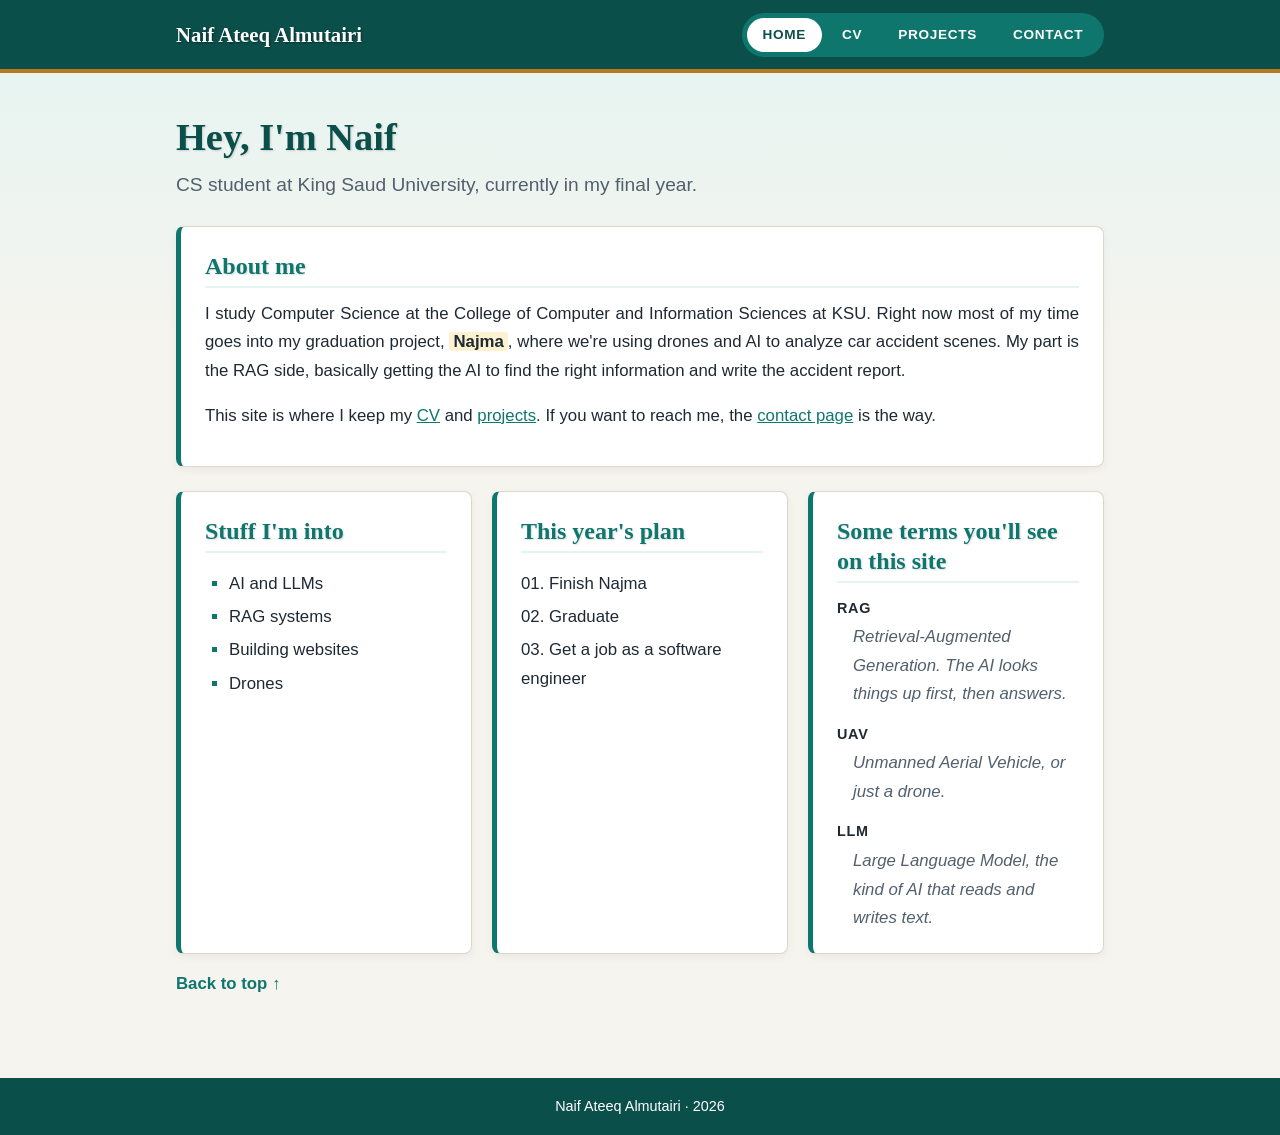
<file: index.html>
<!DOCTYPE html>
<html lang="en">
<head>
  <meta charset="UTF-8">
  <meta name="viewport" content="width=device-width, initial-scale=1.0">
  <title>Naif Ateeq Almutairi</title>
  <link rel="stylesheet" href="styles.css">
</head>
<body>
  <a class="skip" href="#content">Skip to content</a>

  <header role="banner" id="top">
    <div class="topbar">
      <a class="name" href="index.html">Naif Ateeq Almutairi</a>
      <nav role="navigation" aria-label="Main menu">
        <ul>
          <li><a href="index.html" aria-current="page">Home</a></li>
          <li><a href="cv.html">CV</a></li>
          <li><a href="projects.html">Projects</a></li>
          <li><a href="contact.html">Contact</a></li>
        </ul>
      </nav>
    </div>
  </header>

  <main id="content" role="main">
    <h1>Hey, I'm Naif</h1>
    <p id="intro">CS student at King Saud University, currently in my final year.</p>

    <section aria-labelledby="about">
      <h2 id="about">About me</h2>
      <p>
        I study Computer Science at the College of Computer and Information Sciences at KSU.
        Right now most of my time goes into my graduation project, <span class="highlight">Najma</span>,
        where we're using drones and AI to analyze car accident scenes. My part is the RAG side,
        basically getting the AI to find the right information and write the accident report.
      </p>
      <p>
        This site is where I keep my <a href="cv.html">CV</a> and <a href="projects.html">projects</a>.
        If you want to reach me, the <a href="contact.html">contact page</a> is the way.
      </p>
    </section>

    <div class="cards">
    <section aria-labelledby="interests">
      <h2 id="interests">Stuff I'm into</h2>
      <ul>
        <li>AI and LLMs</li>
        <li>RAG systems</li>
        <li>Building websites</li>
        <li>Drones</li>
      </ul>
    </section>

    <section aria-labelledby="goals">
      <h2 id="goals">This year's plan</h2>
      <ol>
        <li>Finish Najma</li>
        <li>Graduate</li>
        <li>Get a job as a software engineer</li>
      </ol>
    </section>

    <section aria-labelledby="words">
      <h2 id="words">Some terms you'll see on this site</h2>
      <dl>
        <dt>RAG</dt>
        <dd>Retrieval-Augmented Generation. The AI looks things up first, then answers.</dd>
        <dt>UAV</dt>
        <dd>Unmanned Aerial Vehicle, or just a drone.</dd>
        <dt>LLM</dt>
        <dd>Large Language Model, the kind of AI that reads and writes text.</dd>
      </dl>
    </section>

    </div>

    <a class="top-link" href="#top">Back to top ↑</a>
  </main>

  <footer class="bottom" role="contentinfo">
    <p>Naif Ateeq Almutairi · 2026</p>
  </footer>
</body>
</html>
</file>
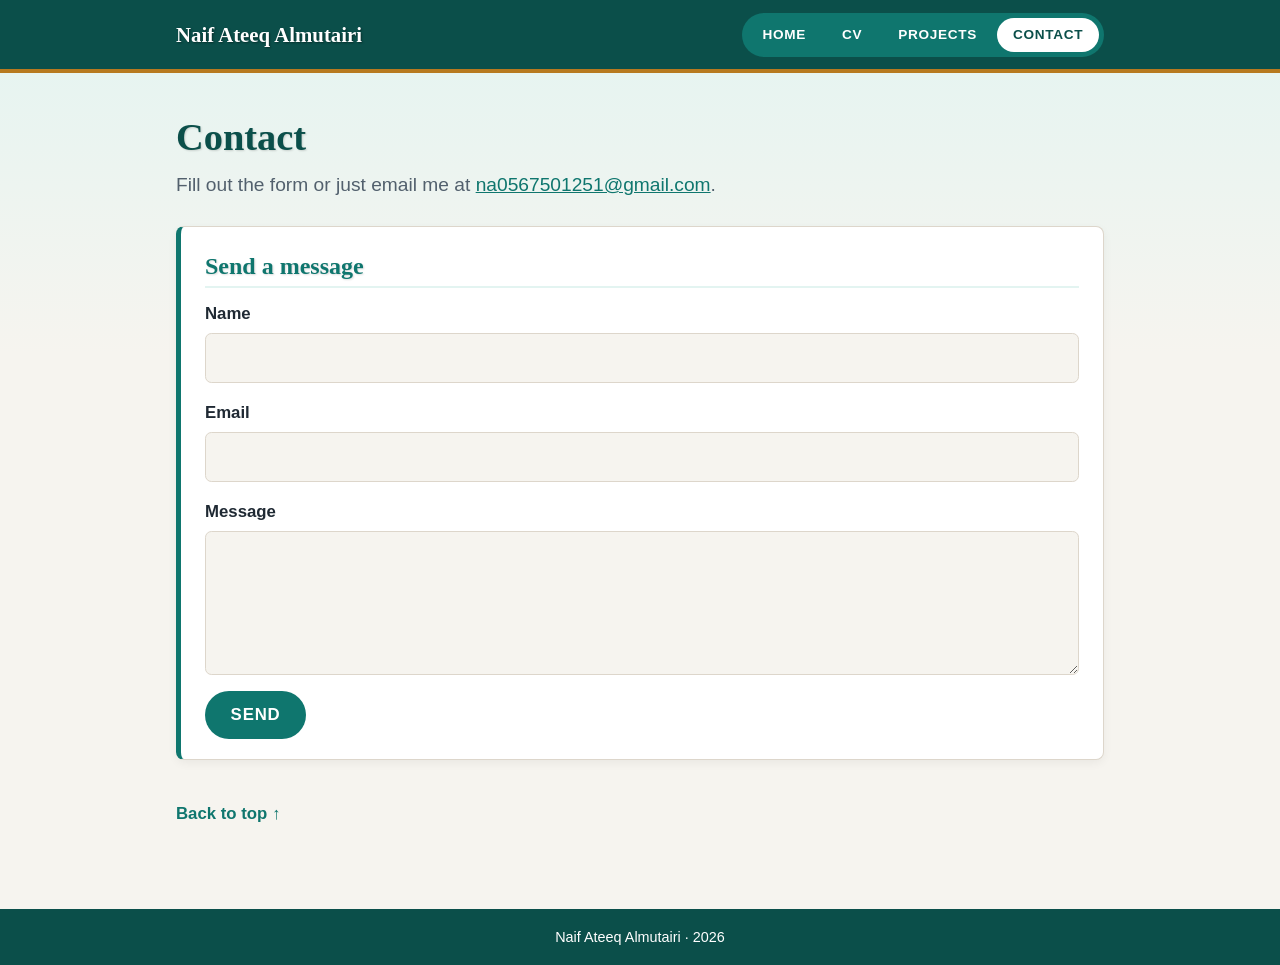
<file: contact.html>
<!DOCTYPE html>
<html lang="en">
<head>
  <meta charset="UTF-8">
  <meta name="viewport" content="width=device-width, initial-scale=1.0">
  <title>Contact - Naif Ateeq Almutairi</title>
  <link rel="stylesheet" href="styles.css">
</head>
<body>
  <a class="skip" href="#content">Skip to content</a>

  <header role="banner" id="top">
    <div class="topbar">
      <a class="name" href="index.html">Naif Ateeq Almutairi</a>
      <nav role="navigation" aria-label="Main menu">
        <ul>
          <li><a href="index.html">Home</a></li>
          <li><a href="cv.html">CV</a></li>
          <li><a href="projects.html">Projects</a></li>
          <li><a href="contact.html" aria-current="page">Contact</a></li>
        </ul>
      </nav>
    </div>
  </header>

  <main id="content" role="main">
    <h1>Contact</h1>
    <p id="intro">
      Fill out the form or just email me at
      <a href="mailto:na0567501251@gmail.com?subject=Hi%20Naif">na0567501251@gmail.com</a>.
    </p>

    <section aria-labelledby="msg">
      <h2 id="msg">Send a message</h2>
      <form action="mailto:na0567501251@gmail.com" method="post" enctype="text/plain" aria-labelledby="msg">
        <label for="name">Name
          <input type="text" id="name" name="name" required>
        </label>
        <label for="email">Email
          <input type="email" id="email" name="email" required>
        </label>
        <label for="message">Message
          <textarea id="message" name="message" required></textarea>
        </label>
        <button type="submit">Send</button>
      </form>
    </section>

    <a class="top-link" href="#top">Back to top ↑</a>
  </main>

  <footer class="bottom" role="contentinfo">
    <p>Naif Ateeq Almutairi · 2026</p>
  </footer>
</body>
</html>
</file>
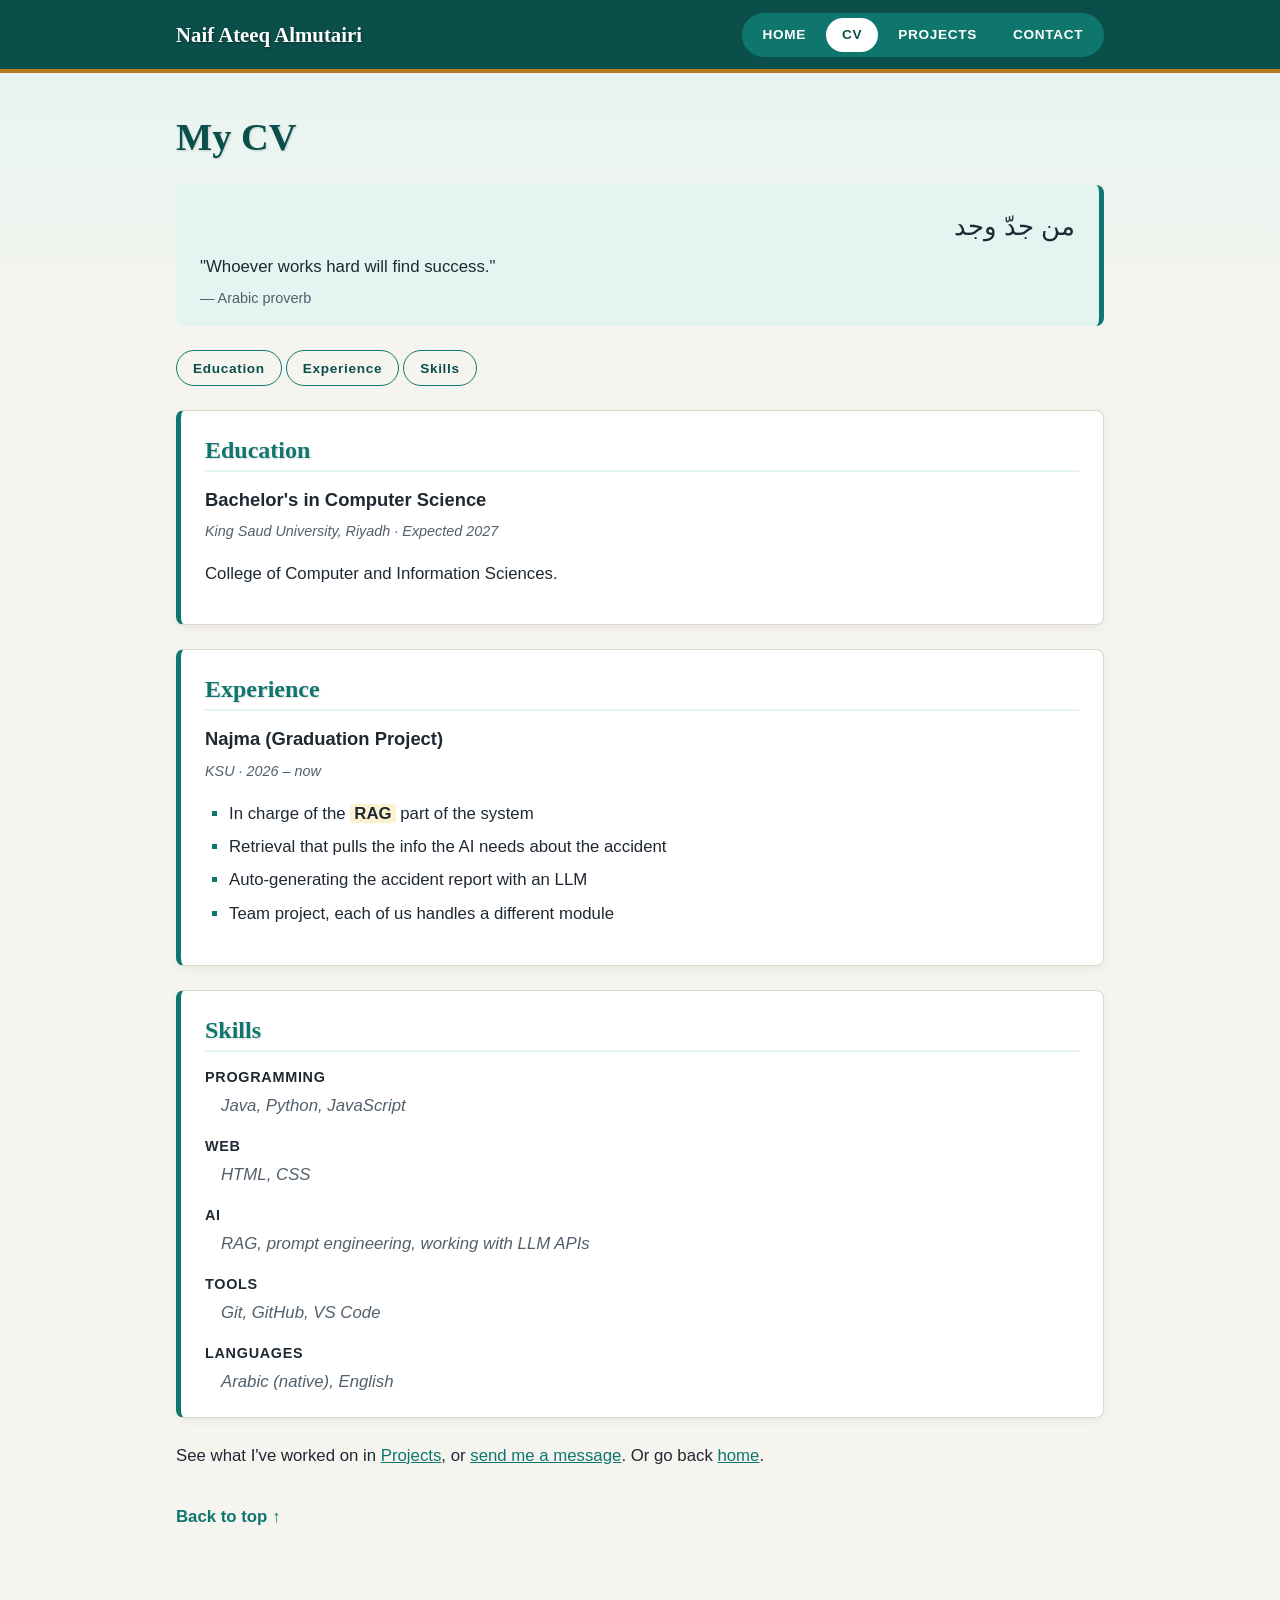
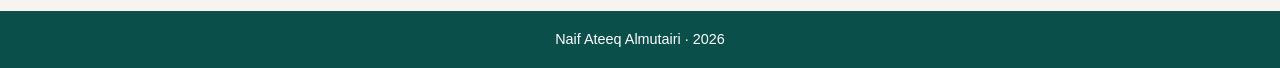
<file: cv.html>
<!DOCTYPE html>
<html lang="en">
<head>
  <meta charset="UTF-8">
  <meta name="viewport" content="width=device-width, initial-scale=1.0">
  <title>CV - Naif Ateeq Almutairi</title>
  <link rel="stylesheet" href="styles.css">
</head>
<body>
  <a class="skip" href="#content">Skip to content</a>

  <header role="banner" id="top">
    <div class="topbar">
      <a class="name" href="index.html">Naif Ateeq Almutairi</a>
      <nav role="navigation" aria-label="Main menu">
        <ul>
          <li><a href="index.html">Home</a></li>
          <li><a href="cv.html" aria-current="page">CV</a></li>
          <li><a href="projects.html">Projects</a></li>
          <li><a href="contact.html">Contact</a></li>
        </ul>
      </nav>
    </div>
  </header>

  <main id="content" role="main">
    <h1>My CV</h1>

    <blockquote id="top-quote">
      <p class="arabic" lang="ar">من جدّ وجد</p>
      <p>"Whoever works hard will find success."</p>
      <footer>— Arabic proverb</footer>
    </blockquote>

    <nav class="jump" aria-label="Jump to section">
      <ul>
        <li><a href="#education">Education</a></li>
        <li><a href="#experience">Experience</a></li>
        <li><a href="#skills">Skills</a></li>
      </ul>
    </nav>

    <article class="cv" aria-label="Curriculum vitae">
      <section id="education" aria-labelledby="edu">
        <h2 id="edu">Education</h2>
        <article>
          <h3>Bachelor's in Computer Science</h3>
          <p class="date">King Saud University, Riyadh · <time datetime="2027">Expected 2027</time></p>
          <p>College of Computer and Information Sciences.</p>
        </article>
      </section>

      <section id="experience" aria-labelledby="exp">
        <h2 id="exp">Experience</h2>
        <article>
          <h3>Najma (Graduation Project)</h3>
          <p class="date">KSU · <time datetime="2026">2026</time> – now</p>
          <ul>
            <li>In charge of the <span class="highlight">RAG</span> part of the system</li>
            <li>Retrieval that pulls the info the AI needs about the accident</li>
            <li>Auto-generating the accident report with an LLM</li>
            <li>Team project, each of us handles a different module</li>
          </ul>
        </article>
      </section>

      <section id="skills" aria-labelledby="sk">
        <h2 id="sk">Skills</h2>
        <dl>
          <dt>Programming</dt>
          <dd>Java, Python, JavaScript</dd>
          <dt>Web</dt>
          <dd>HTML, CSS</dd>
          <dt>AI</dt>
          <dd>RAG, prompt engineering, working with LLM APIs</dd>
          <dt>Tools</dt>
          <dd>Git, GitHub, VS Code</dd>
          <dt>Languages</dt>
          <dd>Arabic (native), English</dd>
        </dl>
      </section>
    </article>

    <p>
      See what I've worked on in <a href="projects.html">Projects</a>,
      or <a href="contact.html">send me a message</a>.
      Or go back <a href="index.html">home</a>.
    </p>

    <a class="top-link" href="#top">Back to top ↑</a>
  </main>

  <footer class="bottom" role="contentinfo">
    <p>Naif Ateeq Almutairi · 2026</p>
  </footer>
</body>
</html>
</file>
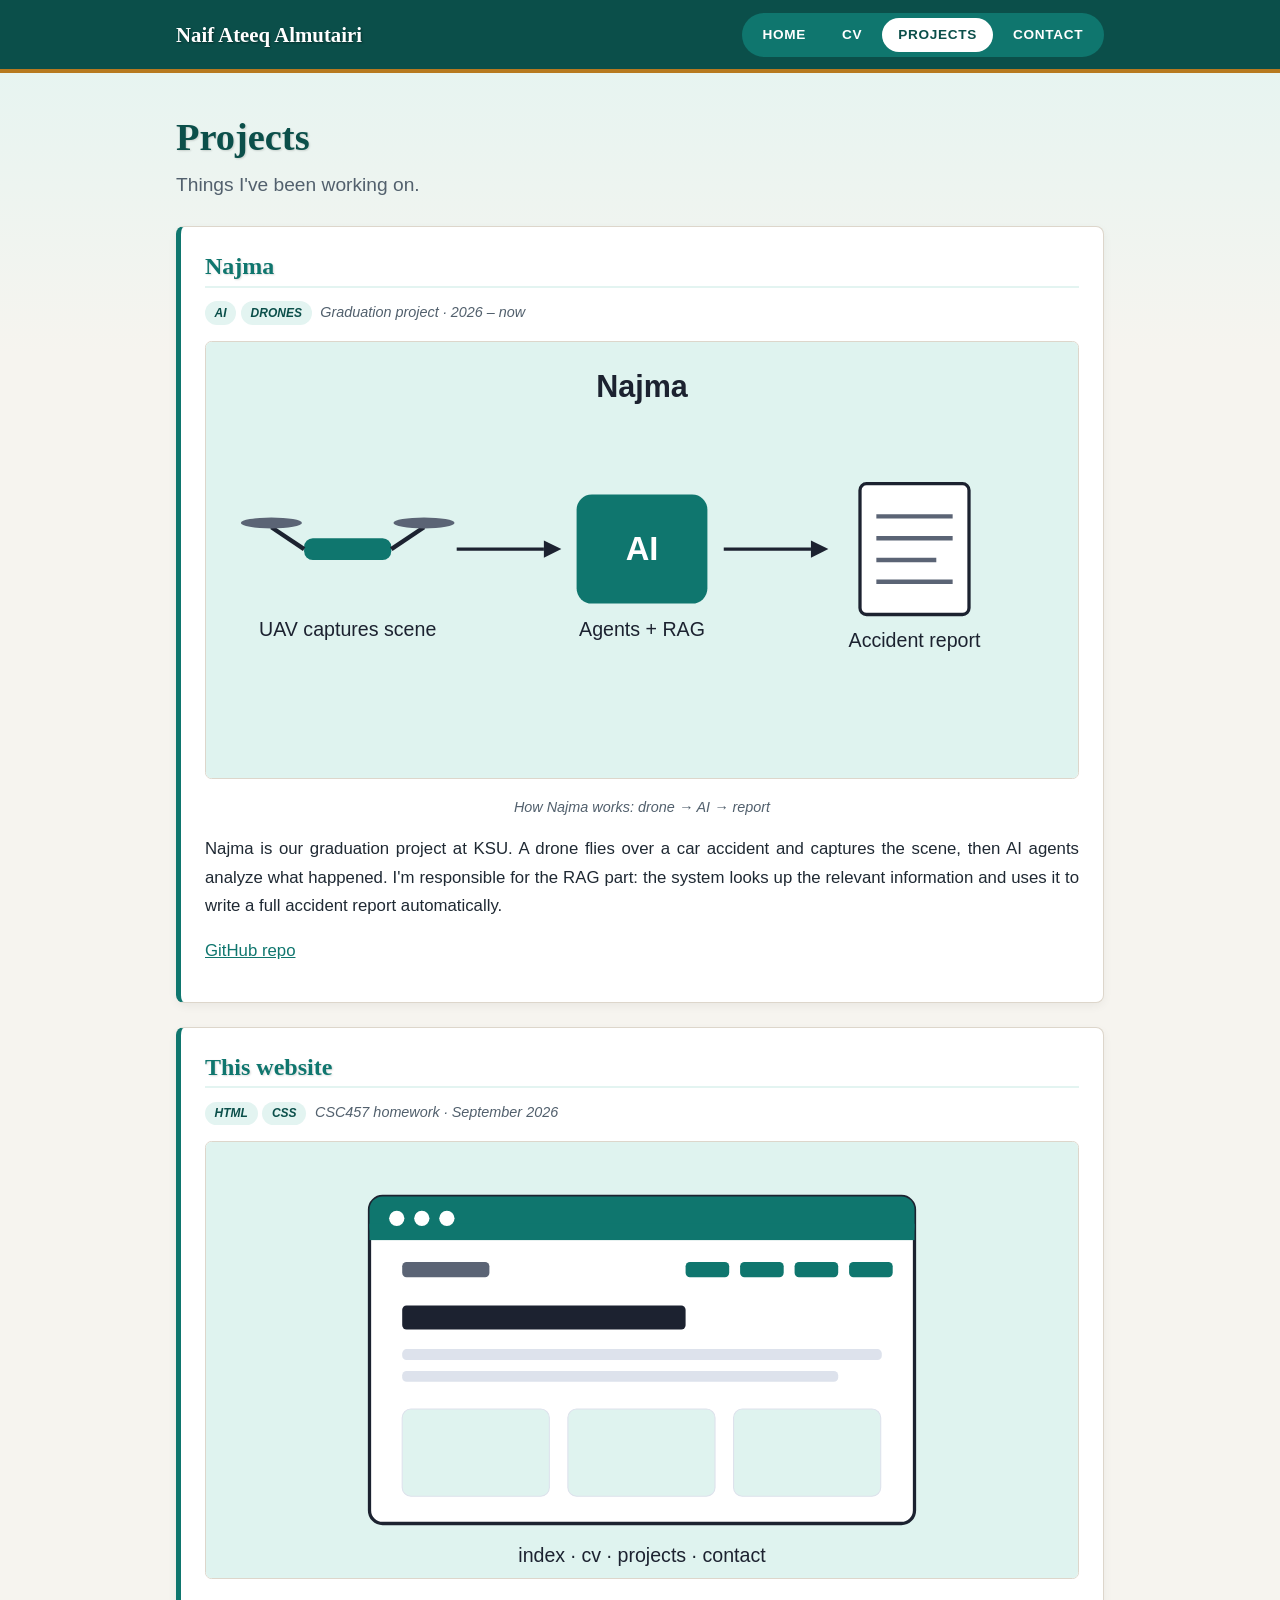
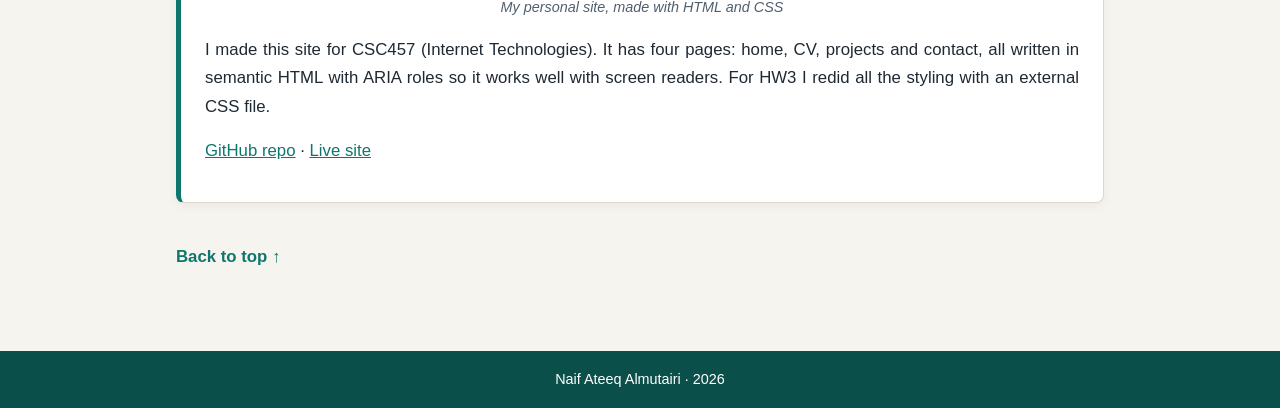
<file: projects.html>
<!DOCTYPE html>
<html lang="en">
<head>
  <meta charset="UTF-8">
  <meta name="viewport" content="width=device-width, initial-scale=1.0">
  <title>Projects - Naif Ateeq Almutairi</title>
  <link rel="stylesheet" href="styles.css">
</head>
<body>
  <a class="skip" href="#content">Skip to content</a>

  <header role="banner" id="top">
    <div class="topbar">
      <a class="name" href="index.html">Naif Ateeq Almutairi</a>
      <nav role="navigation" aria-label="Main menu">
        <ul>
          <li><a href="index.html">Home</a></li>
          <li><a href="cv.html">CV</a></li>
          <li><a href="projects.html" aria-current="page">Projects</a></li>
          <li><a href="contact.html">Contact</a></li>
        </ul>
      </nav>
    </div>
  </header>

  <main id="content" role="main">
    <h1>Projects</h1>
    <p id="intro">Things I've been working on.</p>

    <article aria-labelledby="najma">
      <h2 id="najma">Najma</h2>
      <p class="date"><span class="tag">AI</span><span class="tag">Drones</span> Graduation project · <time datetime="2026">2026</time> – now</p>
      <figure>
        <img src="images/najma.svg" alt="Drone sends accident scene data to the AI, which writes a report" width="800" height="400">
        <figcaption>How Najma works: drone → AI → report</figcaption>
      </figure>
      <p>
        Najma is our graduation project at KSU. A drone flies over a car accident and captures the
        scene, then AI agents analyze what happened. I'm responsible for the RAG part: the system
        looks up the relevant information and uses it to write a full accident report automatically.
      </p>
      <p><a href="https://github.com/majedco03/Najma" target="_blank" rel="noopener">GitHub repo</a></p>
    </article>

    <article aria-labelledby="site">
      <h2 id="site">This website</h2>
      <p class="date"><span class="tag">HTML</span><span class="tag">CSS</span> CSC457 homework · <time datetime="2026-09-30">September 2026</time></p>
      <figure>
        <img src="images/portfolio.svg" alt="Sketch of this website's layout in a browser window" width="800" height="400">
        <figcaption>My personal site, made with HTML and CSS</figcaption>
      </figure>
      <p>
        I made this site for CSC457 (Internet Technologies). It has four pages: home, CV, projects
        and contact, all written in semantic HTML with ARIA roles so it works well with screen readers.
        For HW3 I redid all the styling with an external CSS file.
      </p>
      <p>
        <a href="https://github.com/naifalmutairi1/HW3" target="_blank" rel="noopener">GitHub repo</a> ·
        <a href="https://hw3.naifalmutairi.me">Live site</a>
      </p>
    </article>

    <a class="top-link" href="#top">Back to top ↑</a>
  </main>

  <footer class="bottom" role="contentinfo">
    <p>Naif Ateeq Almutairi · 2026</p>
  </footer>
</body>
</html>
</file>
<file: styles.css>
/* ===========================
   styles.css - Naif's website
   CSC457 HW3
   =========================== */

/* colors I use everywhere */
:root {
  --bg: #f6f4ef;
  --card: #ffffff;
  --text: #1f2933;
  --soft: #52606d;
  --main: #0f766e;
  --main-dark: #0b4f4a;
  --light: #e3f4f1;
  --line: #ddd6cb;
  --gold: #b7791f;
}

/* ---------- base ---------- */

* {
  box-sizing: border-box;
}

html {
  font-size: 100%;           /* 1rem = 16px */
  scroll-behavior: smooth;
}

/* body styles get inherited by everything inside it (font, color, line-height) */
body {
  margin: 0;
  font-family: "Segoe UI", Tahoma, Arial, sans-serif;
  font-size: 1.05rem;
  line-height: 1.7;
  color: var(--text);
  background-color: var(--bg);
  background-image: linear-gradient(180deg, var(--light) 0, var(--bg) 22rem);
  background-repeat: no-repeat;
  min-height: 100vh;
}

/* ---------- element selectors ---------- */

h1,
h2 {
  font-family: Georgia, "Times New Roman", serif;
  line-height: 1.25;
  text-shadow: 1px 1px 2px rgba(0, 0, 0, 0.15);
}

h1 {
  font-size: 2.4rem;
  font-weight: 700;
  color: var(--main-dark);
  margin: 1rem 0 0.5rem;
}

h2 {
  font-size: 1.5rem;
  font-weight: 600;
  color: var(--main);
  margin: 0.25rem 0 0.75rem;
  padding-bottom: 0.3rem;
  border-bottom: 2px solid var(--light);
}

h3 {
  font-size: 1.15rem;
  margin: 0.5rem 0 0.25rem;
}

p {
  margin: 0 0 1rem;
  text-align: justify;
}

ul {
  list-style-type: square;
  list-style-position: outside;
  padding-left: 1.5rem;
}

ol {
  list-style-type: decimal-leading-zero;
  list-style-position: inside;
  padding-left: 0;
}

li {
  margin-bottom: 0.3rem;
}

ul li::marker {
  color: var(--main);
}

dl {
  margin: 0;
}

dt {
  font-weight: 700;
  text-transform: uppercase;
  letter-spacing: 0.05em;
  font-size: 0.9rem;
  margin-top: 0.8rem;
}

dd {
  margin: 0.2rem 0 0 1rem;
  color: var(--soft);
  font-style: italic;
}

/* rule order test: this makes all links teal...  */
a {
  color: var(--main);
  text-decoration: underline;
}

/* ...but this comes after it, so hovered links turn gold */
a:hover {
  color: var(--gold);
}

/* ---------- header + nav ---------- */

header {
  background-color: var(--main-dark);
  border-bottom: 0.3rem solid var(--gold);
}

.topbar {
  max-width: 60rem;
  margin: 0 auto;
  padding: 0.8rem 1rem;
  display: flex;
  flex-wrap: wrap;
  align-items: center;
  justify-content: space-between;
  gap: 0.5rem;
}

.name {
  font-family: Georgia, serif;
  font-size: 1.3rem;
  font-weight: 700;
  color: #ffffff;
  text-decoration: none;
  text-shadow: 1px 1px 2px rgba(0, 0, 0, 0.4);
}

nav {
  background-color: var(--main);
  padding: 0.3rem;
  border-radius: 2rem;
}

nav ul {
  list-style-type: none;
  display: flex;
  flex-wrap: wrap;
  gap: 0.25rem;
  margin: 0;
  padding: 0;
}

nav li {
  margin: 0;
}

/* descendant selector: only links inside nav */
nav a {
  display: block;
  padding: 0.35rem 1rem;
  color: #ffffff;
  text-decoration: none;
  text-transform: uppercase;
  font-size: 0.85rem;
  font-weight: 600;
  letter-spacing: 0.05em;
  border-radius: 2rem;
}

nav a:hover {
  background-color: var(--main-dark);
  color: #ffffff;
}

/* this beats "nav a" because it's more specific */
nav a[aria-current="page"] {
  background-color: #ffffff;
  color: var(--main-dark);
}

/* jump links on the CV page are a nav too, but lighter */
.jump {
  background-color: transparent;
  padding: 0;
  margin: 1rem 0;
}

.jump a {
  color: var(--main-dark);
  border: 1px solid var(--main);
  text-transform: capitalize;
}

.jump a:hover {
  background-color: var(--light);
  color: var(--main-dark);
}

/* ---------- layout / box model ---------- */

main {
  width: 90vw;
  max-width: 60rem;
  margin: 0 auto;
  padding: 1.5rem 1rem 3rem;
}

section,
main > article {
  background-color: var(--card);
  border: 1px solid var(--line);
  border-left: 0.35rem solid var(--main);
  border-radius: 0.5rem;
  padding: 1.25rem 1.5rem;
  margin: 1.5rem 0;
  box-shadow: 0 0.2rem 0.6rem rgba(0, 0, 0, 0.05);
}

/* the 3 small cards on the home page get the same height */
.cards {
  display: grid;
  grid-template-columns: repeat(auto-fit, minmax(16rem, 1fr));
  gap: 1.25rem;
}

.cards section {
  margin: 0;
  min-height: 14rem;
}

section article {
  margin-bottom: 1rem;
}

/* the CV wrapper is just a container, so no box around the boxes */
main > article.cv {
  background-color: transparent;
  border: none;
  box-shadow: none;
  padding: 0;
  margin: 0;
}

/* ---------- ID selectors ---------- */

#intro {
  font-size: 1.2rem;
  color: var(--soft);
  text-align: left;
  margin-bottom: 1.5rem;
}

#top-quote {
  margin: 1.5rem 0;
  padding: 1rem 1.5rem;
  background-color: var(--light);
  border-right: 0.35rem solid var(--main);
  border-radius: 0.5rem;
}

#top-quote p {
  margin: 0.25rem 0;
  text-align: left;
}

#top-quote .arabic {
  font-size: 1.6rem;
  direction: rtl;
  text-align: right;
}

#top-quote footer {
  color: var(--soft);
  font-size: 0.9rem;
}

/* ---------- class selectors ---------- */

.highlight {
  background-color: #fdf2d0;
  padding: 0 0.25rem;
  border-radius: 0.2rem;
  font-weight: 600;
}

.date {
  color: var(--soft);
  font-size: 0.9rem;
  font-style: italic;
  text-align: left;
}

.tag {
  display: inline-block;
  font-size: 0.75rem;
  font-weight: 700;
  text-transform: uppercase;
  color: var(--main-dark);
  background-color: var(--light);
  padding: 0.1rem 0.6rem;
  border-radius: 1rem;
  margin-right: 0.3rem;
}

.top-link {
  display: inline-block;
  margin-top: 1rem;
  text-decoration: none;
  font-weight: 600;
}

.skip {
  position: absolute;
  left: -9999px;
}

.skip:focus {
  left: 1rem;
  top: 1rem;
  background-color: var(--main);
  color: #ffffff;
  padding: 0.5rem 1rem;
}

/* ---------- images ---------- */

figure {
  margin: 1rem 0;
}

figure img {
  width: 100%;
  height: auto;
  border: 1px solid var(--line);
  border-radius: 0.4rem;
}

figcaption {
  font-size: 0.9rem;
  font-style: italic;
  color: var(--soft);
  text-align: center;
  margin-top: 0.4rem;
}

/* ---------- contact form ---------- */

form {
  display: grid;
  gap: 1rem;
}

label {
  font-weight: 600;
}

input,
textarea {
  display: block;
  width: 100%;
  margin-top: 0.3rem;
  padding: 0.6rem;
  font: inherit;
  color: var(--text);
  background-color: var(--bg);
  border: 1px solid var(--line);
  border-radius: 0.4rem;
}

input:focus,
textarea:focus {
  outline: 2px solid var(--main);
  border-color: var(--main);
}

textarea {
  min-height: 9rem;
  resize: vertical;
}

button {
  justify-self: start;
  padding: 0.6rem 1.6rem;
  font: inherit;
  font-weight: 600;
  text-transform: uppercase;
  letter-spacing: 0.05em;
  color: #ffffff;
  background-color: var(--main);
  border: none;
  border-radius: 2rem;
  cursor: pointer;
}

button:hover {
  background-color: var(--main-dark);
}

/* ---------- footer ---------- */

footer.bottom {
  text-align: center;
  font-size: 0.9rem;
  color: #ffffff;
  background-color: var(--main-dark);
  padding: 1rem;
  margin-top: 2rem;
}

footer.bottom p {
  margin: 0;
  text-align: center;
}

/* ---------- small screens ---------- */

@media (max-width: 40em) {
  h1 {
    font-size: 1.9rem;
  }

  main {
    width: 100vw;
  }

  section,
  main > article {
    padding: 1rem;
  }

  p {
    text-align: left;
  }
}
</file>
